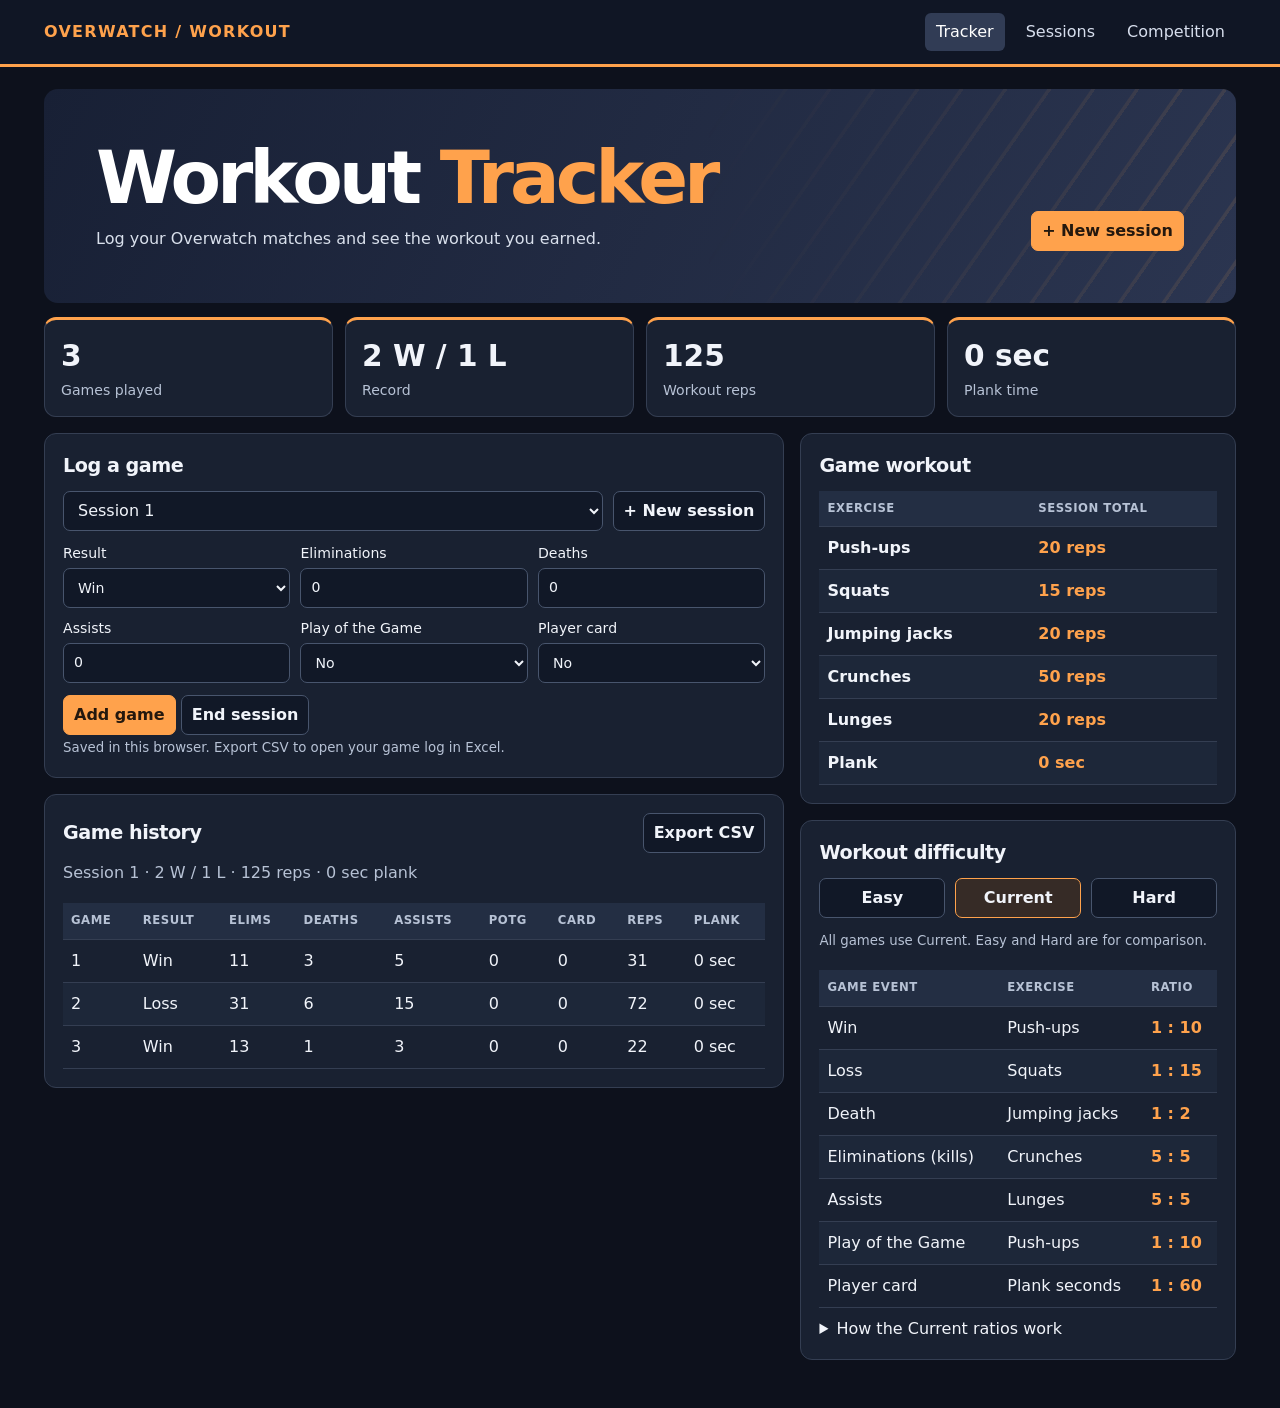
<file: index.html>
<!doctype html>
<html lang="en"><head><meta charset="utf-8"><meta name="viewport" content="width=device-width, initial-scale=1"><meta name="description" content="Turn Overwatch match stats into workouts and track every session."><title>Overwatch Workout Tracker</title><link rel="stylesheet" href="./arena.css?v=2"><script src="tracker.js?v=6" defer></script></head>
<body><header><nav><a class="brand" href="./index.html">OVERWATCH / WORKOUT</a><div class="nav-links"><a href="./index.html" aria-current="page">Tracker</a><a href="./sessions.html">Sessions</a><a href="./competition.html">Competition</a></div></nav></header><main>
<section class="hero"><div><h1>Workout <span>Tracker</span></h1><p>Log your Overwatch matches and see the workout you earned.</p></div><a class="primary" href="./index.html?create-session=1#log">+ New session</a></section>
<section class="stats" id="totals" aria-label="All-time totals"></section>
<div class="dashboard"><div class="stack"><section class="panel" id="log" tabindex="-1"><h2>Log a game</h2><div class="session"><select id="session" aria-label="Workout session"></select><button id="new" type="button">+ New session</button></div>
<form id="game"><div class="fields"><label>Result<select name="result"><option>Win</option><option>Loss</option><option>Draw</option></select></label><label>Eliminations<input name="kills" type="number" min="0" max="9999" value="0" required></label><label>Deaths<input name="deaths" type="number" min="0" max="9999" value="0" required></label><label>Assists<input name="assists" type="number" min="0" max="9999" value="0" required></label><label>Play of the Game<select name="potg"><option value="0">No</option><option value="1">Yes</option></select></label><label>Player card<select name="card"><option value="0">No</option><option value="1">Yes</option></select></label></div><button id="add-game" class="primary">Add game</button> <button id="end" type="button">End session</button><output id="message" aria-live="polite"></output></form><small>Saved in this browser. Export CSV to open your game log in Excel.</small></section><section class="panel" id="history" tabindex="-1"><div class="row"><h2>Game history</h2><button id="export" type="button">Export CSV</button></div><p id="summary"></p><div class="scroll"><table><thead><tr><th>Game</th><th>Result</th><th>Elims</th><th>Deaths</th><th>Assists</th><th>POTG</th><th>Card</th><th>Reps</th><th>Plank</th></tr></thead><tbody id="games"></tbody></table></div></section></div><aside class="stack"><section class="panel" id="workout" aria-labelledby="workout-heading"><h2 id="workout-heading">Game workout</h2><table><thead><tr><th scope="col">Exercise</th><th scope="col">Session total</th></tr></thead><tbody id="breakdown"></tbody></table></section><section class="panel" id="ratios"><h2>Workout difficulty</h2><div class="presets" role="group" aria-label="Compare difficulty"><button type="button" aria-pressed="false">Easy</button><button type="button" aria-pressed="true">Current</button><button type="button" aria-pressed="false">Hard</button></div><p><small>All games use Current. Easy and Hard are for comparison.</small></p><div class="scroll"><table><thead><tr><th scope="col">Game event</th><th scope="col">Exercise</th><th scope="col">Ratio</th></tr></thead><tbody id="rules"></tbody></table></div><details><summary>How the Current ratios work</summary><p>Every complete group of 5 eliminations earns 5 crunches, and every complete group of 5 assists earns 5 lunges. For example, 13 eliminations earn 10 crunches and 12 assists earn 10 lunges.</p><p>Six deaths earn 12 jumping jacks. One player card earns a 60-second plank, capped at one card per game.</p></details></section></aside></div>
</main></body></html>
</file>
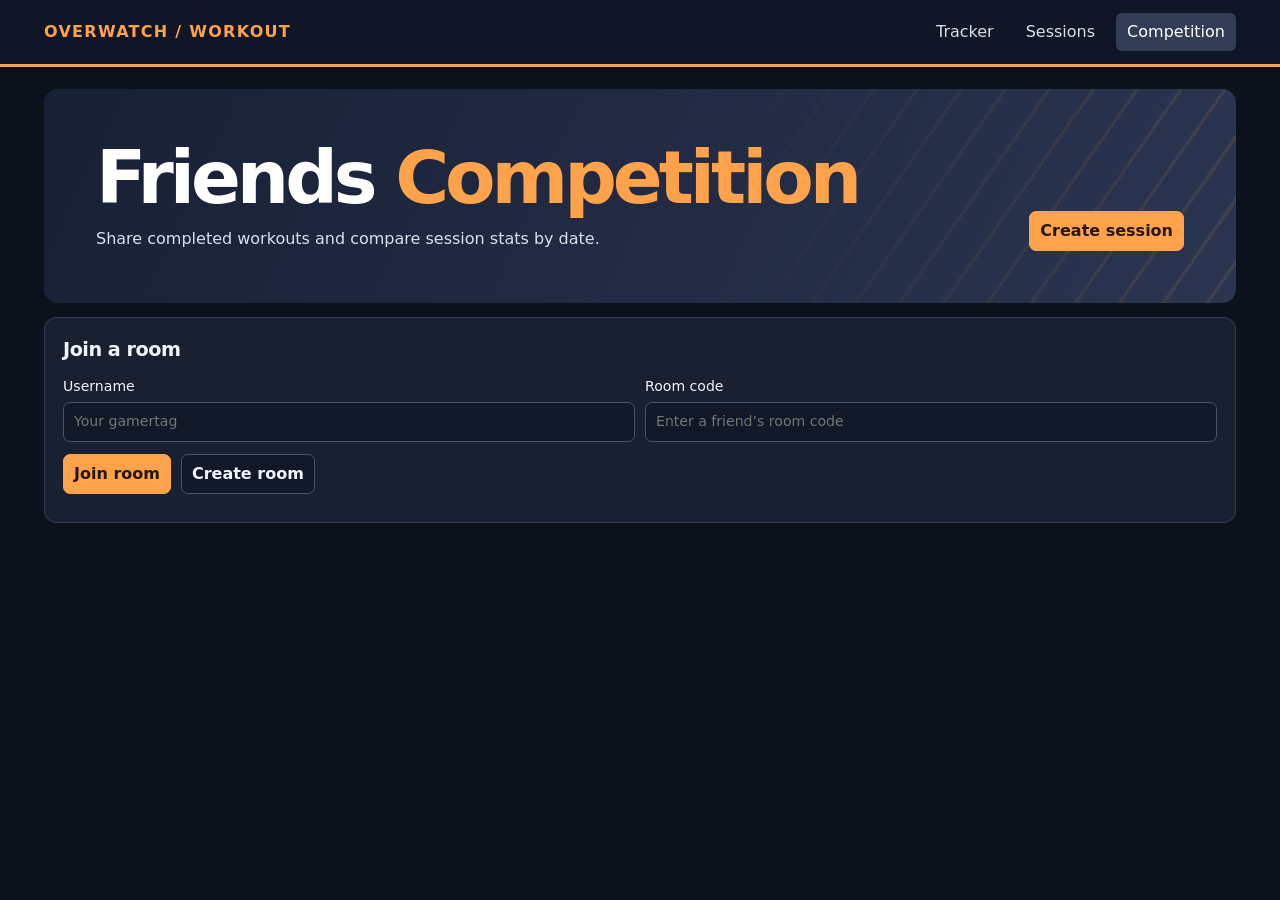
<file: competition.html>
<!doctype html>
<html lang="en">
<head>
  <meta charset="utf-8">
  <meta name="viewport" content="width=device-width, initial-scale=1">
  <title>Friends Competition | Overwatch Workout</title>
  <link rel="stylesheet" href="./arena.css?v=2">
  <script type="module" src="./competition.js?v=3"></script>
</head>
<body>
  <header>
    <nav>
      <a class="brand" href="./index.html">OVERWATCH / WORKOUT</a>
      <div class="nav-links">
        <a href="./index.html">Tracker</a>
        <a href="./sessions.html">Sessions</a>
        <a href="./competition.html" aria-current="page">Competition</a>
      </div>
    </nav>
  </header>

  <main>
    <section class="hero">
      <div>
        <h1>Friends <span>Competition</span></h1>
        <p>Share completed workouts and compare session stats by date.</p>
      </div>
      <a class="primary" href="./index.html?create-session=1#log">
        Create session
      </a>
    </section>

    <output id="status" aria-live="polite"></output>

    <section class="panel" id="join">
      <h2>Join a room</h2>
      <form id="join-form">
        <div class="grid">
          <label>
            Username
            <input name="username" required minlength="2" maxlength="24"
                   autocomplete="nickname" placeholder="Your gamertag">
          </label>
          <label>
            Room code
            <input name="room" maxlength="20" autocomplete="off"
                   placeholder="Enter a friend’s room code">
          </label>
        </div>
        <div class="actions">
          <button class="primary" type="submit" value="join">Join room</button>
          <button type="submit" value="create">Create room</button>
        </div>
      </form>
    </section>

    <div id="room" hidden>
      <section class="panel">
        <div class="row">
          <h2 id="identity"></h2>
          <button id="switch" type="button">Switch room</button>
        </div>

        <label>
          Room code
          <input id="room-code" type="text" readonly>
        </label>
        <div class="actions">
          <button id="copy-code" type="button">Copy room code</button>
        </div>

        <label>
          Invite link
          <input id="invite" type="url" readonly>
        </label>
        <div class="actions">
          <button id="copy" type="button">Copy invite link</button>
        </div>
        <p>Friends can enter the code on this page or open the invite link.</p>
      </section>

      <section class="panel">
        <h2>Share your results</h2>
        <p>Choose a completed, dated session to post to the leaderboard.</p>
        <div id="share-sessions"></div>
      </section>

      <section class="panel">
        <div class="row">
          <h2>Session leaderboard</h2>
          <div class="actions">
            <label>
              Session date
              <input id="board-date" type="date">
            </label>
            <button id="refresh" type="button">Refresh</button>
          </div>
        </div>
        <div class="scroll">
          <table>
            <thead>
              <tr>
                <th scope="col">Player</th>
                <th scope="col">Games</th>
                <th scope="col">Wins</th>
                <th scope="col">Losses</th>
                <th scope="col">Draws</th>
                <th scope="col">Reps</th>
                <th scope="col">Plank</th>
              </tr>
            </thead>
            <tbody id="board"></tbody>
          </table>
        </div>
      </section>
    </div>
  </main>
</body>
</html>
</file>
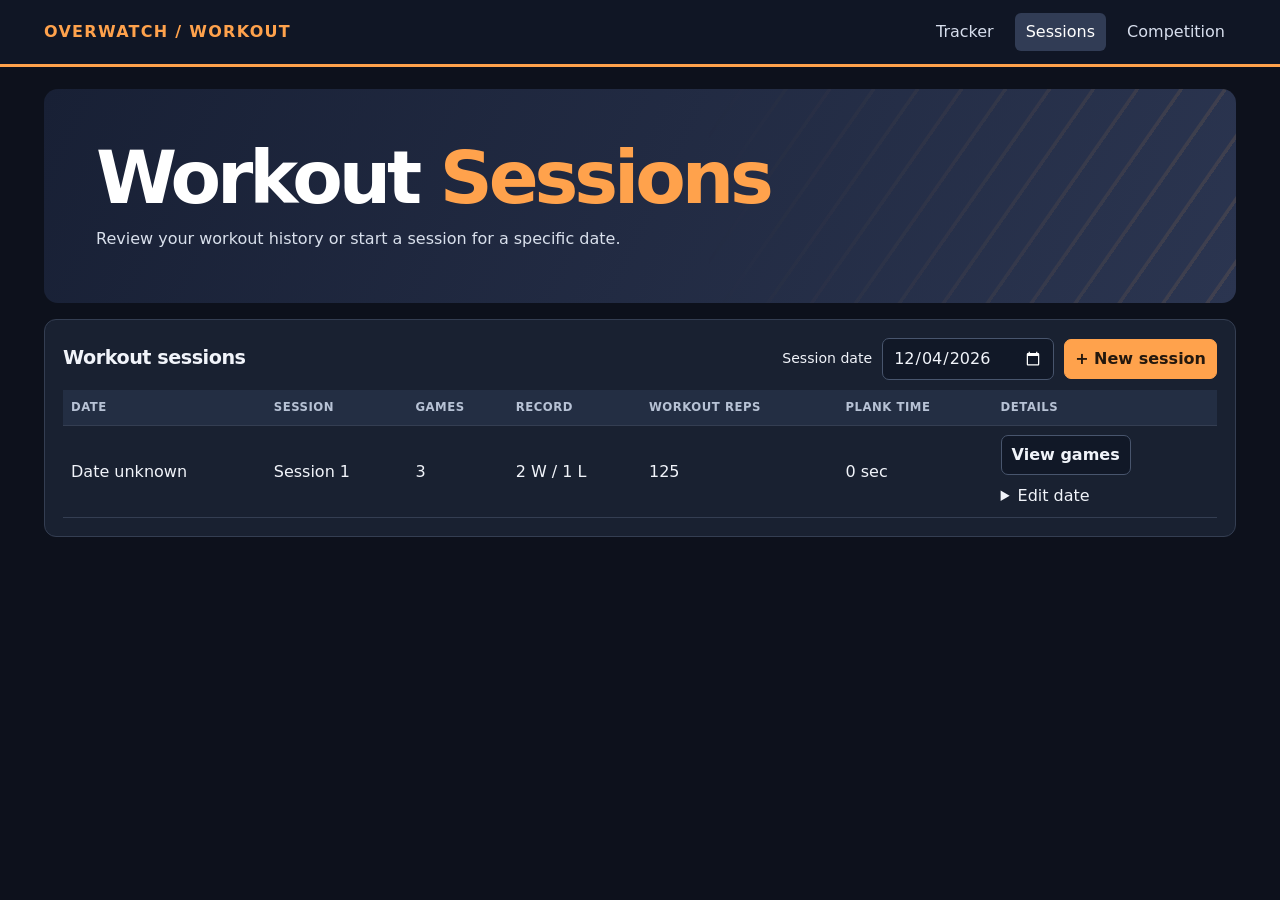
<file: sessions.html>
<!doctype html>
<html lang="en"><head><meta charset="utf-8"><meta name="viewport" content="width=device-width, initial-scale=1"><meta name="description" content="Turn Overwatch match stats into workouts and track every session."><title>Workout Sessions | Overwatch</title><link rel="stylesheet" href="./arena.css?v=2"><script src="tracker.js?v=6" defer></script></head>
<body><header><nav><a class="brand" href="./index.html">OVERWATCH / WORKOUT</a><div class="nav-links"><a href="./index.html">Tracker</a><a href="./sessions.html" aria-current="page">Sessions</a><a href="./competition.html">Competition</a></div></nav></header><main>
<section class="hero"><div><h1>Workout <span>Sessions</span></h1><p>Review your workout history or start a session for a specific date.</p></div></section><section class="panel" id="sessions" aria-labelledby="sessions-heading">
<div class="row"><h2 id="sessions-heading">Workout sessions</h2><div class="row"><label for="session-date">Session date</label><input id="session-date" type="date" aria-label="Session date" style="width:auto"><button id="new-day" class="primary" type="button">+ New session</button></div></div>
<div class="scroll"><table><thead><tr><th scope="col">Date</th><th scope="col">Session</th><th scope="col">Games</th><th scope="col">Record</th><th scope="col">Workout reps</th><th scope="col">Plank time</th><th scope="col">Details</th></tr></thead><tbody id="session-rows"></tbody></table></div>
<output id="session-message" aria-live="polite"></output></section></main></body></html>
</file>
<file: arena.css>
:root{color-scheme:light;--ink:#182036;--muted:#526079;--line:#dce2eb;--paper:#fff;--navy:#151d31;--accent:#ffa24c;--bg:#eef1f6}
*{box-sizing:border-box}
body{margin:0;background:var(--bg);color:var(--ink);font:16px/1.5 "Instrument Sans",Inter,system-ui,sans-serif}
a{color:inherit;text-decoration:none}
header{background:var(--navy);color:#f1f4fa;border-bottom:3px solid var(--accent)}
nav,main{max-width:1240px;margin:auto;padding-inline:24px}
nav,.nav-links,.row,.actions,.session,.presets{display:flex;align-items:center;gap:10px;flex-wrap:wrap}
nav{min-height:64px;justify-content:space-between}
.brand{font-weight:850;letter-spacing:.08em;color:var(--accent)}
.nav-links a{padding:7px 11px;border-radius:6px;color:#d7deed}
.nav-links a:hover,.nav-links [aria-current]{background:#313c55;color:white}
main{padding-bottom:48px}
.hero{display:flex;position:relative;overflow:hidden;isolation:isolate;align-items:end;justify-content:space-between;flex-wrap:wrap;gap:18px;margin:22px 0 14px;padding:clamp(22px,5vw,52px);background:linear-gradient(115deg,#182035,#2b3550);color:#fff;border-radius:14px}
.hero::after{content:"";position:absolute;z-index:-1;inset:0 0 0 55%;background:repeating-linear-gradient(125deg,transparent 0 32px,#ffac501b 33px 36px);mask-image:linear-gradient(90deg,transparent,#000)}
h1{font-size:clamp(2.1rem,6vw,4.6rem);line-height:1;letter-spacing:-.055em;margin:0}
h1 span{color:var(--accent)}
h2{font-size:1.2rem;letter-spacing:-.025em;margin:0}
p,small{color:var(--muted)}
p{margin:.5rem 0}
.hero p{color:#d9e0ec;margin:.75rem 0 0}
.stats{display:grid;grid-template-columns:repeat(4,minmax(0,1fr));gap:12px;margin-bottom:16px}
.stat,.panel{background:var(--paper);border:1px solid var(--line);border-radius:12px;min-width:0}
.stat{padding:14px 16px;border-top:3px solid var(--accent)}
.stat b{display:block;font-size:clamp(1.15rem,3vw,1.85rem);font-variant-numeric:tabular-nums}
.stat span{color:var(--muted);font-size:.88rem}
.dashboard{display:grid;grid-template-columns:minmax(0,1.7fr) minmax(0,1fr);gap:16px;align-items:start}
.stack{display:grid;gap:16px;min-width:0}
.panel{padding:18px;margin:0 0 16px}
.stack .panel{margin:0}
#sessions{margin-top:16px}
.row{justify-content:space-between}
.scroll{overflow:auto}
table{width:100%;border-collapse:collapse;text-align:left;white-space:nowrap;font-variant-numeric:tabular-nums;margin-top:10px}
th,td{padding:9px 8px;border-bottom:1px solid var(--line)}
thead th{background:#eff3f8;color:var(--muted);font-size:.73rem;text-transform:uppercase;letter-spacing:.045em}
tbody tr:nth-child(even){background:#f8f9fc}
#workout td,#ratios td:last-child{font-weight:750;color:#864200}
button,input,select,.primary{font:inherit;color:inherit;min-height:40px;padding:7px 10px;border-radius:7px;border:1px solid #bcc7d8;background:#fff}
button,.primary{cursor:pointer;font-weight:650}
button:hover,button[aria-pressed=true]{border-color:#8f4800;background:#fff0df}
button:disabled{opacity:.5;cursor:default}
.primary,.primary:hover{background:var(--accent);border-color:var(--accent);color:#24180e;display:inline-flex;align-items:center}
.fields,.grid{display:grid;grid-template-columns:repeat(2,minmax(0,1fr));gap:10px;margin:12px 0}
#game .fields{grid-template-columns:repeat(3,minmax(0,1fr))}
label{display:grid;gap:4px;font-size:.88rem}
input,select{min-width:0;width:100%}
.session,.presets,.actions{margin:10px 0}
.session select{flex:1}
.presets button{flex:1}
.actions select{width:auto}
details{margin-top:9px}
summary{cursor:pointer;color:var(--ink)}
output{display:block;color:#864200;margin-block:8px}
output:empty{display:none}
section{scroll-margin-top:16px}
:focus-visible{outline:3px solid #a95000;outline-offset:2px}
@media(max-width:820px){.dashboard{grid-template-columns:1fr}.stats{grid-template-columns:repeat(2,minmax(0,1fr))}}
@media(max-width:500px){nav,main{padding-inline:12px}.nav-links{gap:2px}.panel{padding:12px}#game .fields{grid-template-columns:repeat(2,minmax(0,1fr))}.grid{grid-template-columns:1fr}}

.share-row{padding:8px 0;border-bottom:1px solid var(--line)}

:root{color-scheme:dark;--ink:#f1f4fa;--muted:#b7c2d5;--line:#343e52;--paper:#192131;--navy:#101625;--bg:#0d111c}
thead th{background:#232e43}
tbody tr:nth-child(even){background:#1d2739}
#workout td,#ratios td:last-child,output{color:var(--accent)}
button,input,select{background:#111827;border-color:#48556d}
button:hover,button[aria-pressed=true]{background:#362b26;border-color:var(--accent)}
:focus-visible{outline-color:var(--accent)}
</file>
